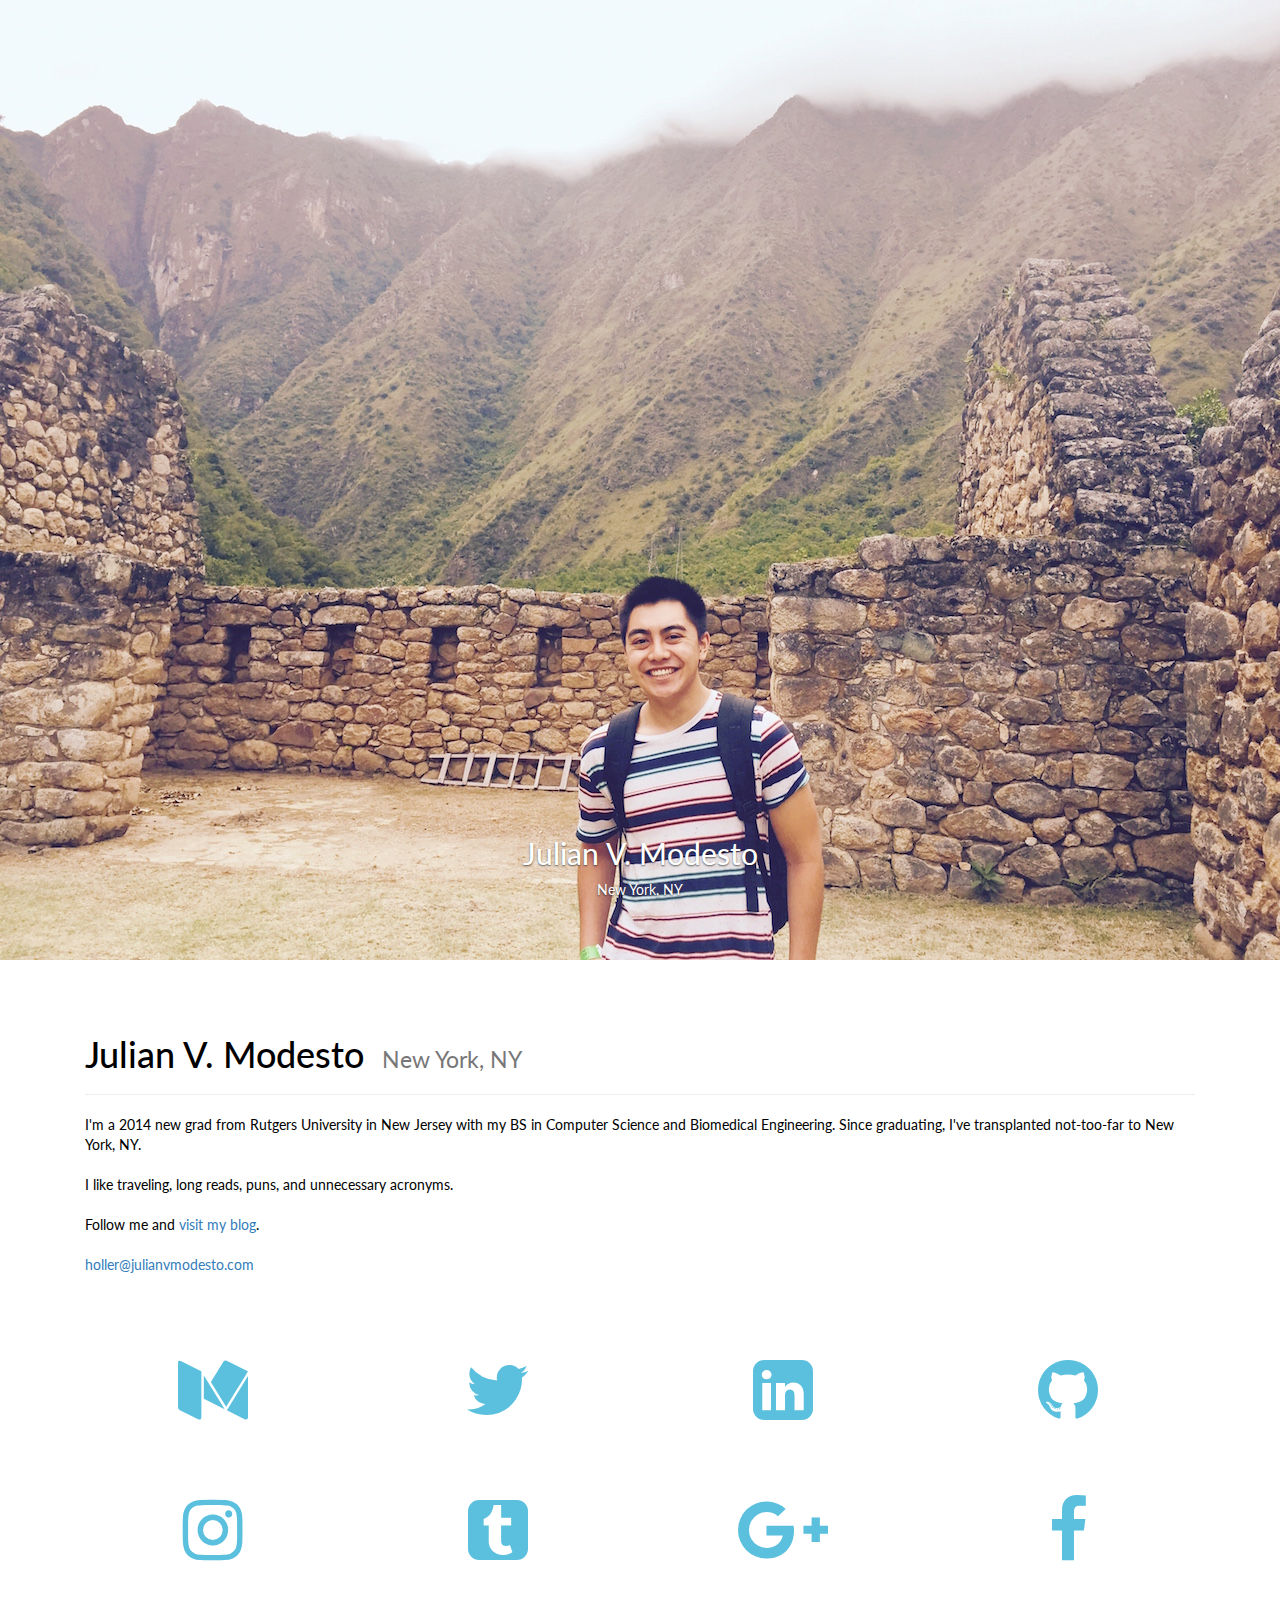
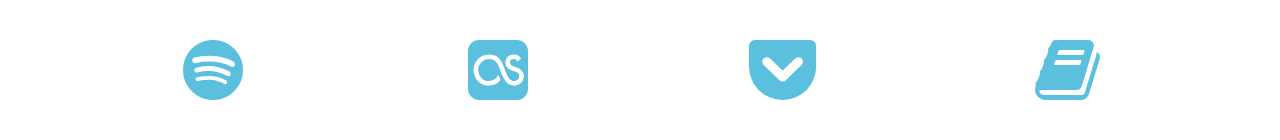
<file: index.html>
<!DOCTYPE html>
<html lang=en>

<head>
    <meta name="keywords" content="julian,victor,modesto">
    <meta name="description" content="Julian V. Modesto">
    <title>Julian V. Modesto</title>
    <meta charset="utf-8">
    <meta name="viewport" content="width=device-width, initial-scale=1">
    <link href="theme.css" rel="stylesheet" type='text/css'>
    <link href="https://cdnjs.cloudflare.com/ajax/libs/font-awesome/4.7.0/css/font-awesome.min.css" rel="stylesheet" type="text/css">
    <link href='https://fonts.googleapis.com/css?family=Lobster' rel='stylesheet' type='text/css'>
    <link href='https://fonts.googleapis.com/css?family=Lato' rel='stylesheet' type='text/css'>
</head>

<body>
    <div id="fullcarousel-example" data-interval="false" class="carousel slide" data-ride="carousel">
        <div class="carousel-inner">
            <div class="active item">
                <img src="images/2014_inca_trail_640.jpg" srcset="images/2014_inca_trail_320.jpg 320w,
                                 images/2014_inca_trail_640.jpg 640w,
                                 images/2014_inca_trail_800.jpg 800w,
                                 images/2014_inca_trail_1024.jpg 1024w,
                                 images/2014_inca_trail_1280.jpg 1280w,
                                 images/2014_inca_trail_3264.jpg 3264w" sizes="100vw" alt="On the Inca Trail to Machu Picchu in Peru" />
                <div class="carousel-caption">
                    <h2 class="text-inverse">Julian V. Modesto</h2>
                    <p>New York, NY</p>
                </div>
            </div>
        </div>
    </div>
    <div class="section">
        <div class="container">
            <div class="row">
                <div class="col-md-12">
                    <div class="page-header">
                        <h1>Julian V. Modesto&nbsp;
                                <small>New York, NY</small>
                            </h1>
                    </div>
                    <p>I'm a 2014 new grad from Rutgers University in New Jersey with my BS in Computer Science and Biomedical Engineering. Since graduating, I've transplanted not-too-far to New York, NY.
                        <br>
                        <br>I like traveling, long reads, puns, and unnecessary acronyms.
                        <br>
                        <br>Follow me and <a href="https://medium.com/@julianvmodesto">visit my blog</a>.
                        <br>
                        <br>
                        <a href="mailto:holler@julianvmodesto.com">holler@julianvmodesto.com</a>
                    </p>
                </div>
            </div>
        </div>
    </div>

    <div class="section">
        <div class="container">
            <div class="row text-center">
                <div class="col-xs-3 text-center">
                    <a href="https://medium.com/@julianvmodesto"><i class="fa fa-5x fa-fw text-info fa-medium"></i></a>
                </div>
                <div class="col-xs-3">
                    <a href="https://twitter.com/julianvmodesto"><i class="fa fa-5x fa-fw fa-twitter text-info"></i></a>
                </div>
                <div class="col-xs-3">
                    <a href="https://www.linkedin.com/in/julianvmodesto"><i class="fa fa-5x fa-fw text-info edin fa-linkedin-square"></i></a>
                </div>
                <div class="col-xs-3 text-center">
                    <a href="https://github.com/julianvmodesto"><i class="fa fa-5x fa-fw fa-github text-info"></i></a>
                </div>
            </div>
        </div>
    </div>

    <div class="section">
        <div class="container">
            <div class="row text-center">
                <div class="col-xs-3 text-center">
                    <a href="https://instagram.com/julianvmodesto/"><i class="fa fa-5x fa-fw fa-instagram text-info"></i></a>
                </div>
                <div class="col-xs-3">
                    <a href="http://julianvmodesto.tumblr.com/"><i class="fa fa-5x fa-fw text-info -square fa-tumblr-square"></i></a>
                </div>
                <div class="col-xs-3">
                    <a href="https://plus.google.com/+JulianModesto"><i class="fa fa-5x fa-fw text-info fa-google-plus"></i></a>
                </div>
                <div class="col-xs-3 text-center">
                    <a href="https://www.facebook.com/julianvmodesto"><i class="fa fa-5x fa-facebook-f fa-fw hub text-info"></i></a>
                </div>
            </div>
        </div>
    </div>

    <div class="section">
        <div class="container">
            <div class="row text-center">
                <div class="col-xs-3 text-center">
                    <a href="https://open.spotify.com/user/em37ib"><i class="fa fa-5x fa-fw fa-spotify text-info"></i></a>
                </div>
                <div class="col-xs-3">
                    <a href="http://www.last.fm/user/jave8u"><i class="fa fa-5x fa-fw fa-lastfm-square text-info"></i></a>
                </div>
                <div class="col-xs-3">
                    <a href="https://getpocket.com/@jave"><i class="fa fa-5x fa-fw fa-get-pocket text-info"></i></a>
                </div>
                <div class="col-xs-3 text-center">
                    <a href="https://www.goodreads.com/julianvmodesto"><i class="fa fa-5x fa-fw fa-book text-info"></i></a>
                </div>
            </div>
        </div>
    </div>

    <footer>
        <script type="text/javascript" src="https://cdnjs.cloudflare.com/ajax/libs/jquery/2.0.3/jquery.min.js" async></script>
        <script type="text/javascript" src="https://netdna.bootstrapcdn.com/bootstrap/3.3.2/js/bootstrap.min.js" async></script>
    </footer>

</body>

</html>
</file>
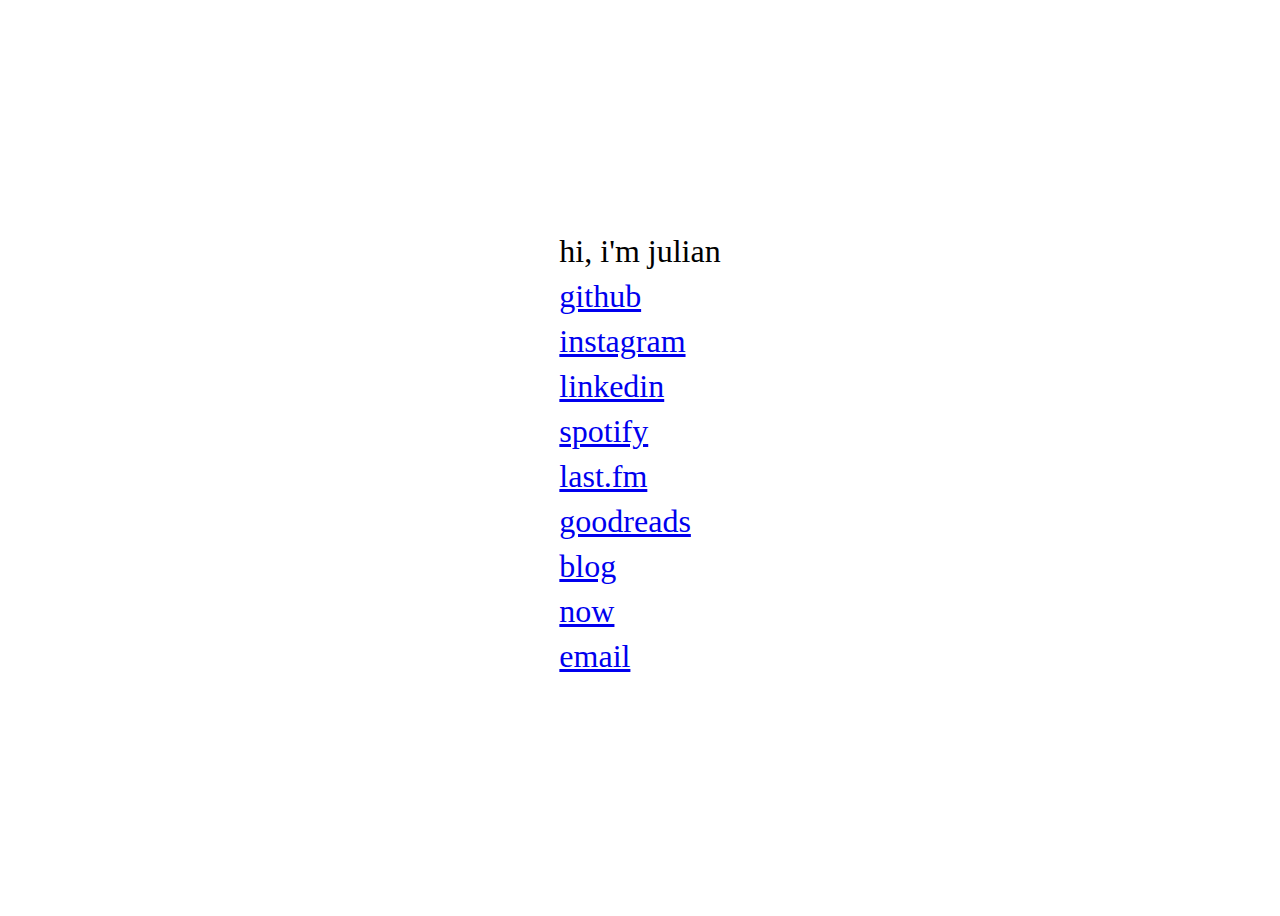
<file: static/index.html>
<!DOCTYPE html>
<html lang="en-US" >
  <head>
    <title>Julian V. Modesto</title>
    <meta name="description" content="Julian V. Modesto personal website"/>
    <meta http-equiv="Content-Type" content="text/html; charset=utf-8"/>
    <meta name="viewport" content="width=device-width, initial-scale=1"/>
    <meta name="keywords" content="julianvmodesto"/>
    <meta name="robots" content="index, follow"/>
    <meta name="language" content="English"/>
    <!-- Global site tag (gtag.js) - Google Analytics -->
    <script async src="https://www.googletagmanager.com/gtag/js?id=G-W9Z6ED1Z0G"></script>
    <script>
      window.dataLayer = window.dataLayer || [];
      function gtag(){dataLayer.push(arguments);}
      gtag('js', new Date());

      gtag('config', 'G-W9Z6ED1Z0G');
    </script>
  </head>
  <body>
    <div id="container">
      <main>
        <section>
          hi, i'm julian
          <ul>
            <li><a href="https://github.com/julianvmodesto">github</a></li>
            <li><a href="https://instagram.com/julianvmodesto/">instagram</a></li>
            <li><a href="https://www.linkedin.com/in/julianvmodesto">linkedin</a></li>
            <li><a href="https://open.spotify.com/user/em37ib">spotify</a></li>
            <li><a href="https://www.last.fm/user/julianvmodesto">last.fm</a></li>
            <li><a href="https://www.goodreads.com/julianvmodesto">goodreads</a></li>
            <li><a href="https://www.julianvmodesto.com/blog">blog</a></li>
            <li><a href="https://www.julianvmodesto.com/now">now</a></li>
            <li><a href="mailto:julianvmodesto@gmail.com">email</a></li>
          </ul>
        </section>
      </main>
    </div>
  </body>
  <footer>
    <style>
      body {
        display:flex;
        flex-direction:column;
        justify-content:center;
        min-height:100vh;
      }

      #container,
      main {
        display: flex;
        align-items: center;
        justify-content: center;
      }

      main {
        font: Georgia, serif;
        font-size: 2em;
      }

      ul {
        list-style: none;
        margin-top: 0.5em;
        margin: 0;
        padding: 0;
      }

      li {
        margin: 0.25em 0;
      }
    </style>
  </footer>
</html>
</file>
